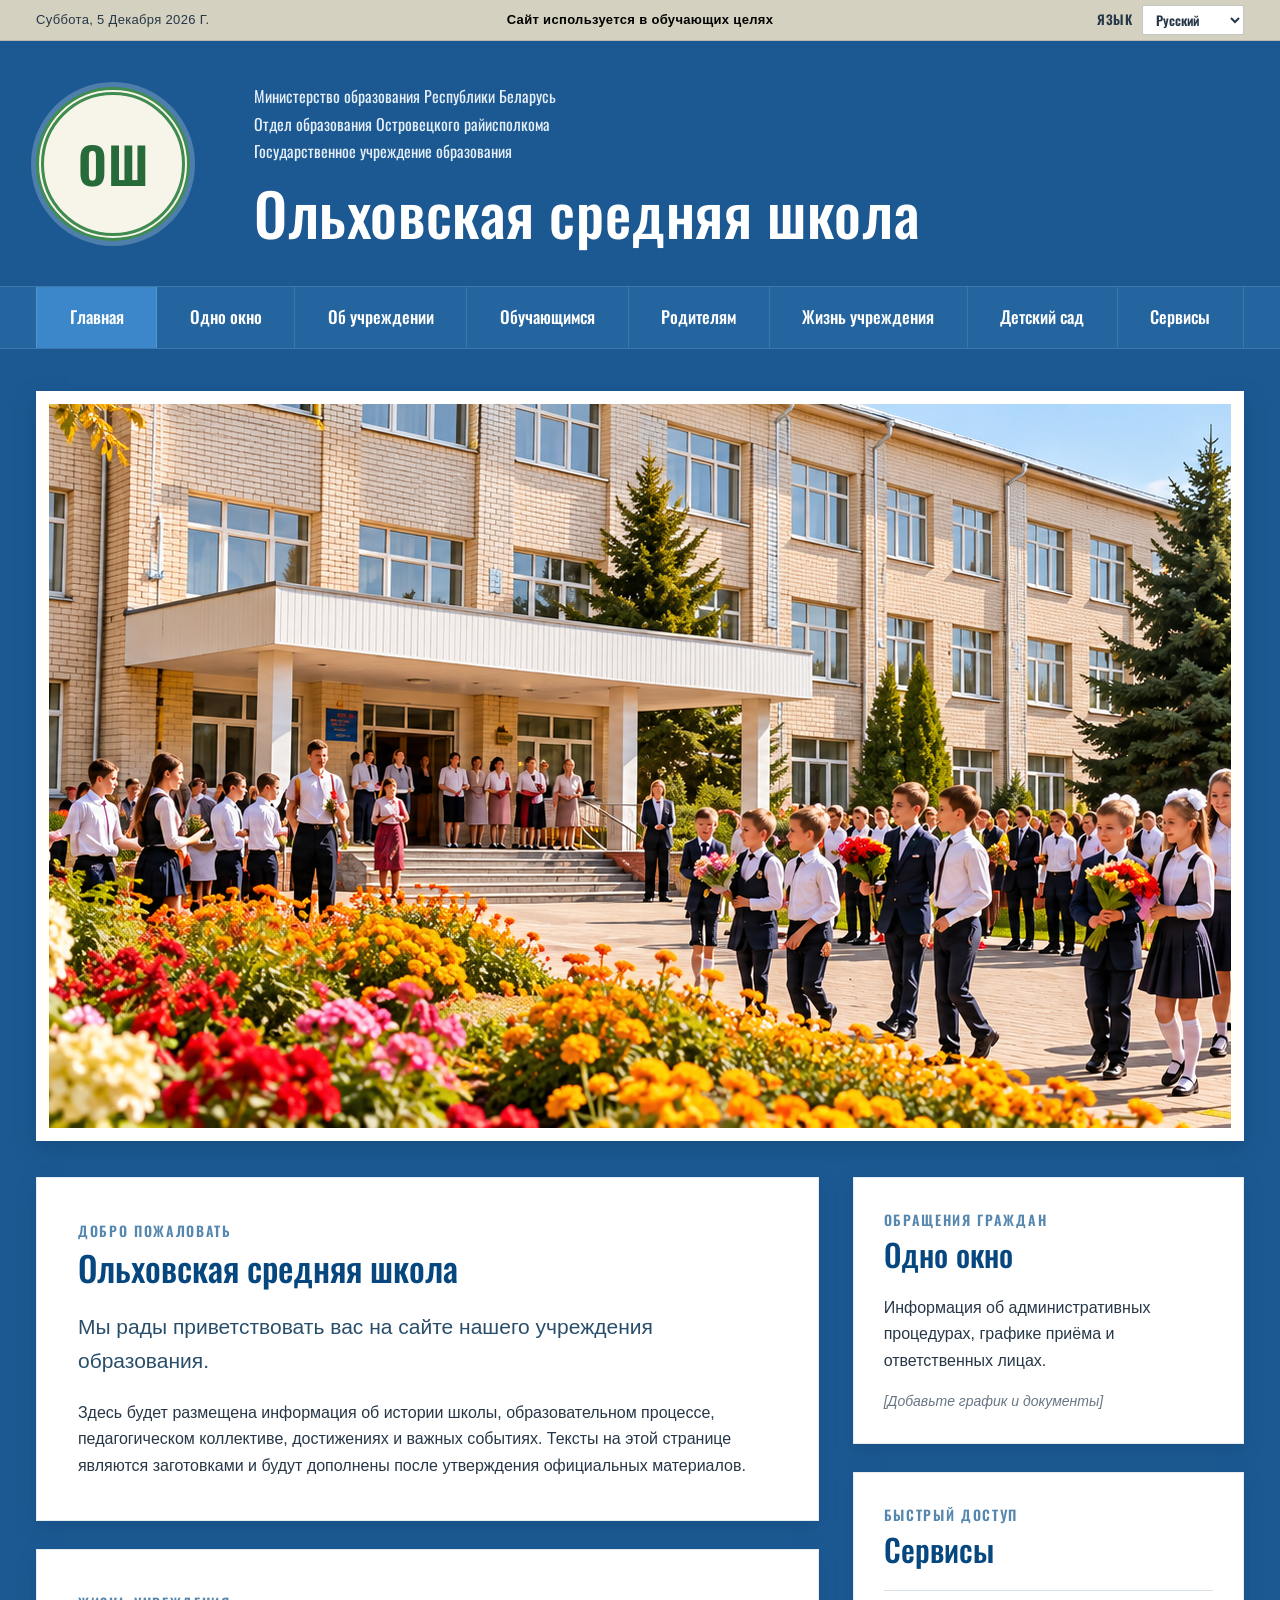
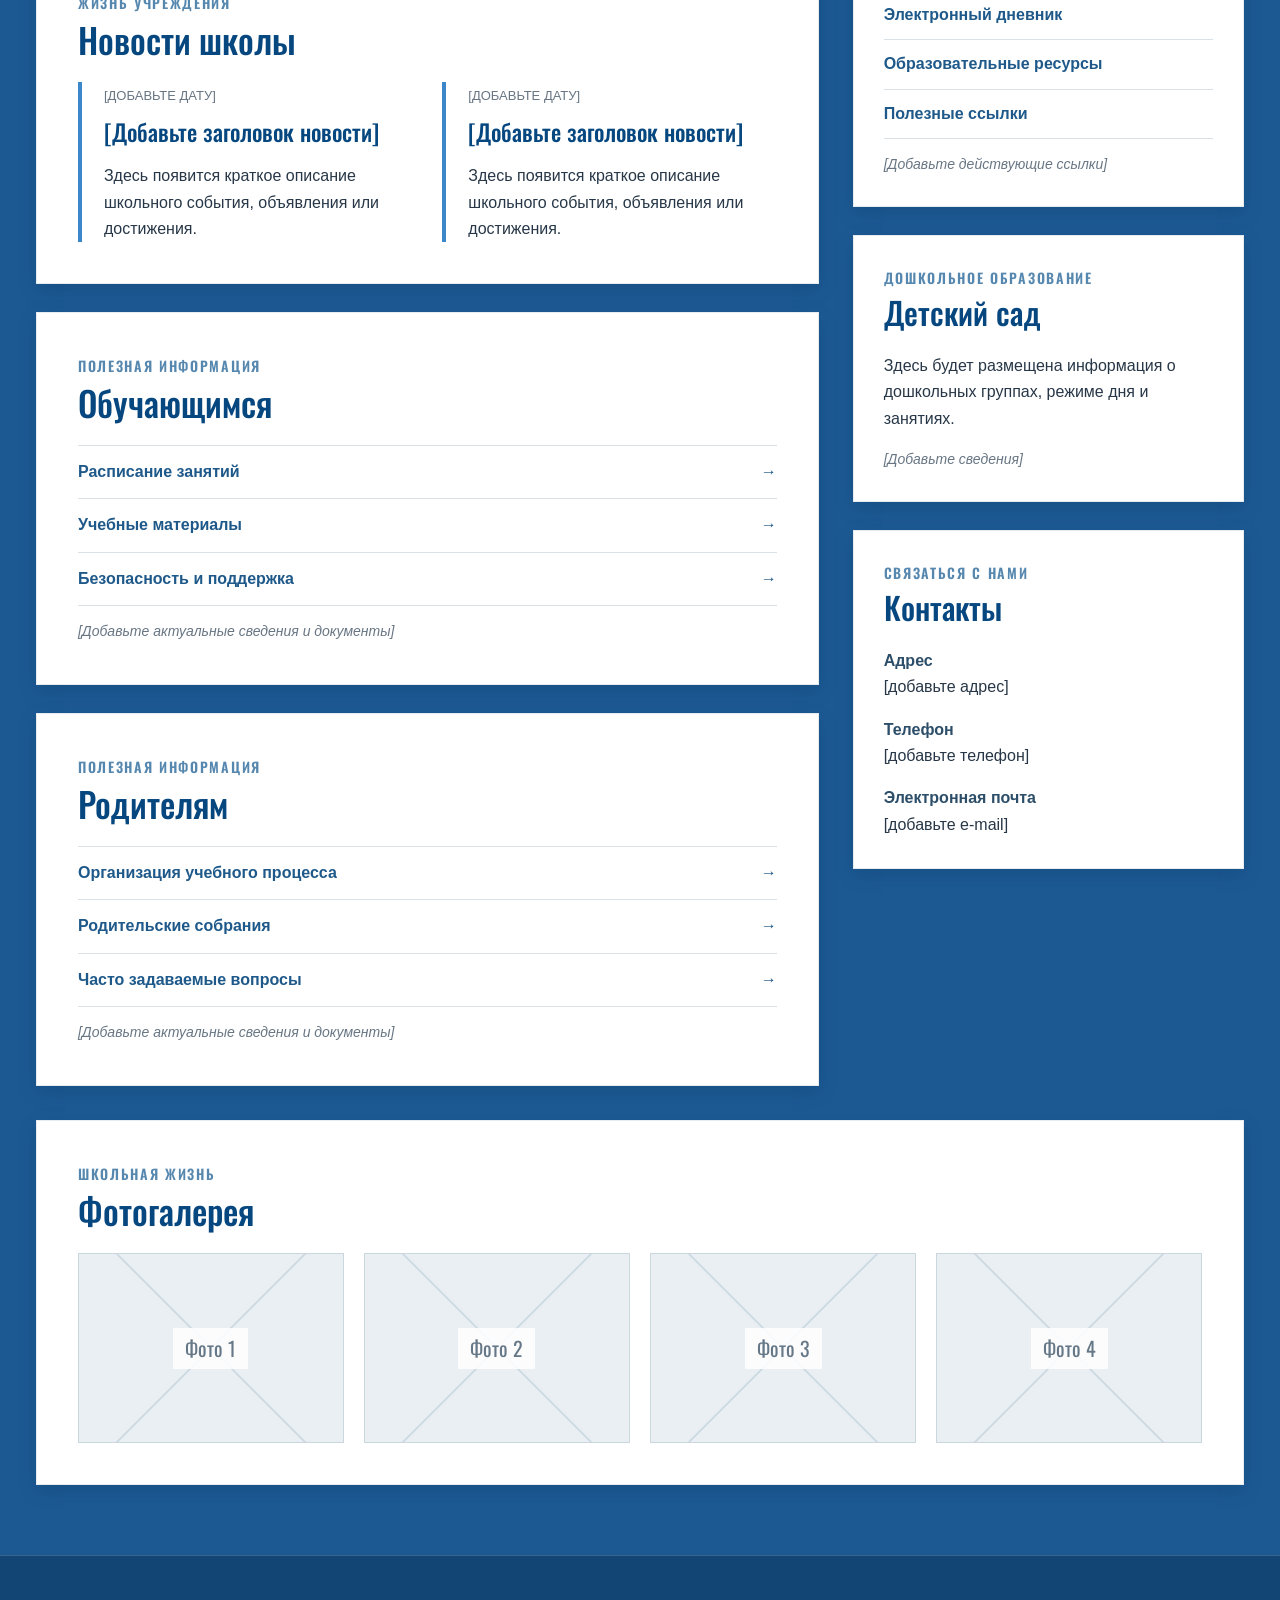
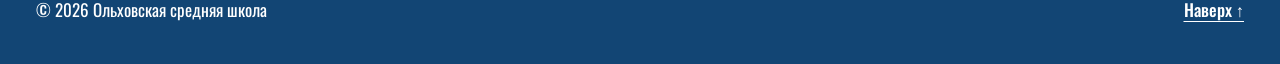
<file: index.html>
<!doctype html>
<html lang="ru">
<head>
  <meta charset="utf-8">
  <meta name="viewport" content="width=device-width, initial-scale=1">
  <meta name="description" content="Официальный сайт государственного учреждения образования «Ольховская средняя школа»">
  <title>Ольховская средняя школа</title>
  <link rel="preconnect" href="https://fonts.googleapis.com">
  <link rel="preconnect" href="https://fonts.gstatic.com" crossorigin>
  <link href="https://fonts.googleapis.com/css2?family=Oswald:wght@400;500;600&amp;display=swap" rel="stylesheet">
  <link rel="stylesheet" href="styles.css">
</head>
<body id="top">
  <div class="topbar">
    <div class="container topbar__inner">
      <time id="current-date" datetime="">Сегодня</time>
      <p class="training-notice">Сайт используется в обучающих целях</p>
      <label class="language-selector">
        <span class="language-selector__label">Язык</span>
        <select aria-label="Выберите язык" onchange="window.location.href=this.value">
          <option value="index.html" selected>Русский</option>
          <option value="index-en.html">English</option>
        </select>
      </label>
    </div>
  </div>

  <header class="site-header">
    <div class="container school-heading">
      <div class="emblem" aria-label="Эмблема Ольховской средней школы" role="img">
        <span>ОШ</span>
      </div>
      <div class="school-heading__text">
        <p>Министерство образования Республики Беларусь</p>
        <p>Отдел образования Островецкого райисполкома</p>
        <p>Государственное учреждение образования</p>
        <h1>Ольховская средняя школа</h1>
      </div>
    </div>

    <nav class="main-nav" aria-label="Основная навигация">
      <div class="container">
        <ul class="main-nav__list">
          <li><a class="is-active" href="index.html" aria-current="page">Главная</a></li>
          <li><a href="one-window.html">Одно окно</a></li>
          <li><a href="#about">Об учреждении</a></li>
          <li><a href="#students">Обучающимся</a></li>
          <li><a href="#parents">Родителям</a></li>
          <li><a href="#news">Жизнь учреждения</a></li>
          <li><a href="#kindergarten">Детский сад</a></li>
          <li><a href="#services">Сервисы</a></li>
        </ul>
      </div>
    </nav>
  </header>

  <main class="container page-content">
    <figure class="school-banner">
      <img src="images/school.png" alt="Школьное здание, ученики и педагоги на праздничной линейке" width="2172" height="724">
    </figure>

    <div class="content-grid">
      <div class="content-main">
        <section class="panel welcome" id="about">
          <p class="section-label">Добро пожаловать</p>
          <h2>Ольховская средняя школа</h2>
          <p class="lead">Мы рады приветствовать вас на сайте нашего учреждения образования.</p>
          <p>Здесь будет размещена информация об истории школы, образовательном процессе, педагогическом коллективе, достижениях и важных событиях. Тексты на этой странице являются заготовками и будут дополнены после утверждения официальных материалов.</p>
        </section>

        <section class="panel" id="news">
          <div class="section-heading">
            <div>
              <p class="section-label">Жизнь учреждения</p>
              <h2>Новости школы</h2>
            </div>
          </div>
          <div class="news-grid">
            <article class="news-card">
              <time datetime="">[добавьте дату]</time>
              <h3>[Добавьте заголовок новости]</h3>
              <p>Здесь появится краткое описание школьного события, объявления или достижения.</p>
            </article>
            <article class="news-card">
              <time datetime="">[добавьте дату]</time>
              <h3>[Добавьте заголовок новости]</h3>
              <p>Здесь появится краткое описание школьного события, объявления или достижения.</p>
            </article>
          </div>
        </section>

        <section class="panel info-section" id="students">
          <p class="section-label">Полезная информация</p>
          <h2>Обучающимся</h2>
          <div class="link-list">
            <a href="#students">Расписание занятий <span aria-hidden="true">→</span></a>
            <a href="#students">Учебные материалы <span aria-hidden="true">→</span></a>
            <a href="#students">Безопасность и поддержка <span aria-hidden="true">→</span></a>
          </div>
          <p class="placeholder-note">[Добавьте актуальные сведения и документы]</p>
        </section>

        <section class="panel info-section" id="parents">
          <p class="section-label">Полезная информация</p>
          <h2>Родителям</h2>
          <div class="link-list">
            <a href="#parents">Организация учебного процесса <span aria-hidden="true">→</span></a>
            <a href="#parents">Родительские собрания <span aria-hidden="true">→</span></a>
            <a href="#parents">Часто задаваемые вопросы <span aria-hidden="true">→</span></a>
          </div>
          <p class="placeholder-note">[Добавьте актуальные сведения и документы]</p>
        </section>
      </div>

      <aside class="content-sidebar" aria-label="Дополнительная информация">
        <section class="panel sidebar-panel" id="one-window">
          <p class="section-label">Обращения граждан</p>
          <h2>Одно окно</h2>
          <p>Информация об административных процедурах, графике приёма и ответственных лицах.</p>
          <p class="placeholder-note">[Добавьте график и документы]</p>
        </section>

        <section class="panel sidebar-panel" id="services">
          <p class="section-label">Быстрый доступ</p>
          <h2>Сервисы</h2>
          <ul class="sidebar-links">
            <li><a href="#services">Электронный дневник</a></li>
            <li><a href="#services">Образовательные ресурсы</a></li>
            <li><a href="#services">Полезные ссылки</a></li>
          </ul>
          <p class="placeholder-note">[Добавьте действующие ссылки]</p>
        </section>

        <section class="panel sidebar-panel" id="kindergarten">
          <p class="section-label">Дошкольное образование</p>
          <h2>Детский сад</h2>
          <p>Здесь будет размещена информация о дошкольных группах, режиме дня и занятиях.</p>
          <p class="placeholder-note">[Добавьте сведения]</p>
        </section>

        <section class="panel sidebar-panel contacts" id="contacts">
          <p class="section-label">Связаться с нами</p>
          <h2>Контакты</h2>
          <address>
            <p><strong>Адрес</strong><br>[добавьте адрес]</p>
            <p><strong>Телефон</strong><br>[добавьте телефон]</p>
            <p><strong>Электронная почта</strong><br>[добавьте e-mail]</p>
          </address>
        </section>
      </aside>
    </div>

    <section class="panel gallery" aria-labelledby="gallery-title">
      <p class="section-label">Школьная жизнь</p>
      <h2 id="gallery-title">Фотогалерея</h2>
      <div class="gallery-grid">
        <div class="gallery-placeholder"><span>Фото 1</span></div>
        <div class="gallery-placeholder"><span>Фото 2</span></div>
        <div class="gallery-placeholder"><span>Фото 3</span></div>
        <div class="gallery-placeholder"><span>Фото 4</span></div>
      </div>
    </section>
  </main>

  <footer class="site-footer">
    <div class="container site-footer__inner">
      <p>© <span id="current-year"></span> Ольховская средняя школа</p>
      <a href="#top">Наверх ↑</a>
    </div>
  </footer>

  <script>
    const today = new Date();
    const dateElement = document.querySelector('#current-date');
    dateElement.dateTime = today.toISOString().slice(0, 10);
    dateElement.textContent = today.toLocaleDateString('ru-RU', {
      weekday: 'long',
      day: 'numeric',
      month: 'long',
      year: 'numeric'
    });
    document.querySelector('#current-year').textContent = today.getFullYear();
  </script>
</body>
</html>
</file>
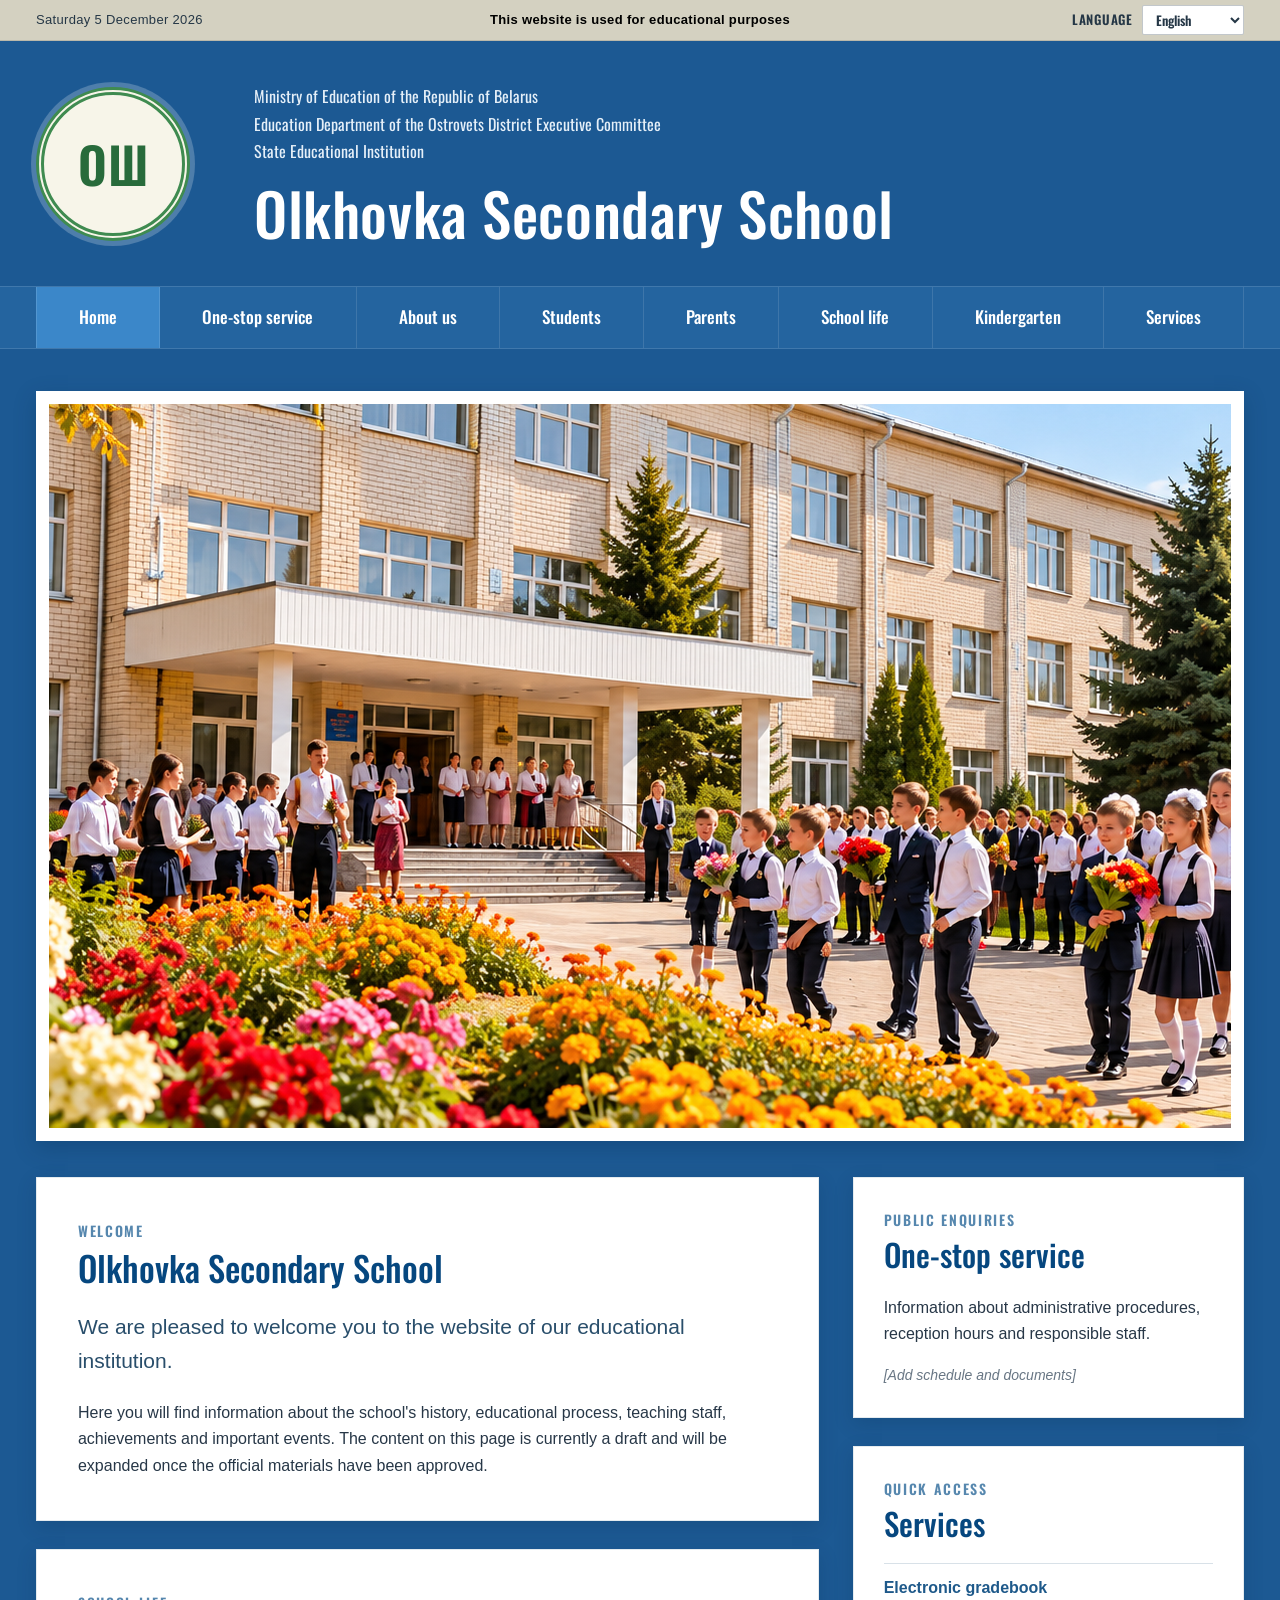
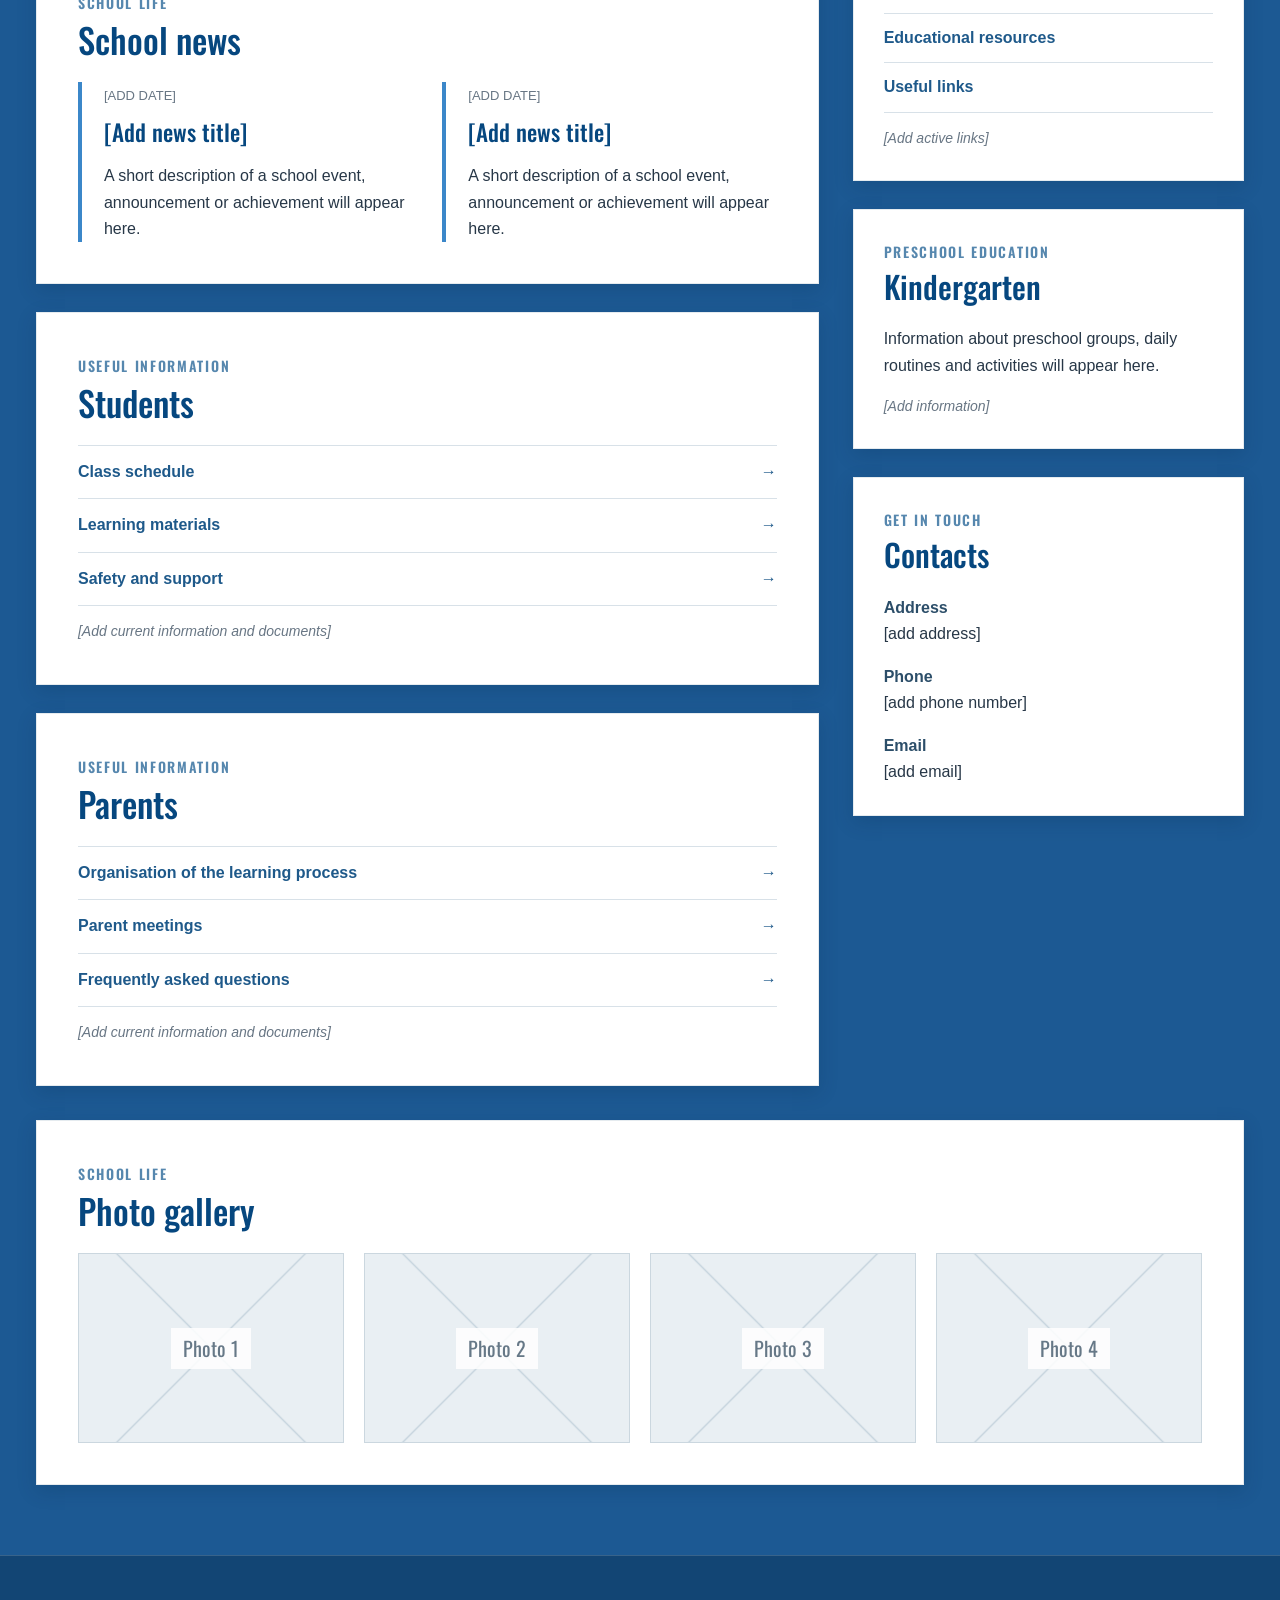
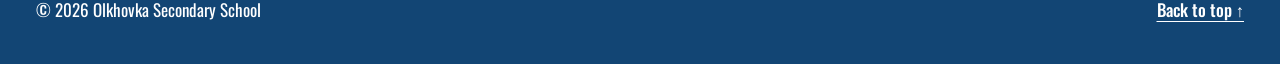
<file: index-en.html>
<!doctype html>
<html lang="en">
<head>
  <meta charset="utf-8">
  <meta name="viewport" content="width=device-width, initial-scale=1">
  <meta name="description" content="Official website of the Olkhovka Secondary School state educational institution">
  <title>Olkhovka Secondary School</title>
  <link rel="preconnect" href="https://fonts.googleapis.com">
  <link rel="preconnect" href="https://fonts.gstatic.com" crossorigin>
  <link href="https://fonts.googleapis.com/css2?family=Oswald:wght@400;500;600&amp;display=swap" rel="stylesheet">
  <link rel="stylesheet" href="styles.css">
</head>
<body id="top">
  <div class="topbar">
    <div class="container topbar__inner">
      <time id="current-date" datetime="">Today</time>
      <p class="training-notice">This website is used for educational purposes</p>
      <label class="language-selector">
        <span class="language-selector__label">Language</span>
        <select aria-label="Select language" onchange="window.location.href=this.value">
          <option value="index.html">Русский</option>
          <option value="index-en.html" selected>English</option>
        </select>
      </label>
    </div>
  </div>

  <header class="site-header">
    <div class="container school-heading">
      <div class="emblem" aria-label="Olkhovka Secondary School emblem" role="img"><span>ОШ</span></div>
      <div class="school-heading__text">
        <p>Ministry of Education of the Republic of Belarus</p>
        <p>Education Department of the Ostrovets District Executive Committee</p>
        <p>State Educational Institution</p>
        <h1>Olkhovka Secondary School</h1>
      </div>
    </div>
    <nav class="main-nav" aria-label="Main navigation">
      <div class="container"><ul class="main-nav__list">
        <li><a class="is-active" href="index-en.html" aria-current="page">Home</a></li>
        <li><a href="one-window-en.html">One-stop service</a></li>
        <li><a href="#about">About us</a></li>
        <li><a href="#students">Students</a></li>
        <li><a href="#parents">Parents</a></li>
        <li><a href="#news">School life</a></li>
        <li><a href="#kindergarten">Kindergarten</a></li>
        <li><a href="#services">Services</a></li>
      </ul></div>
    </nav>
  </header>

  <main class="container page-content">
    <figure class="school-banner"><img src="images/school.png" alt="The school building, students and teachers at a school ceremony" width="2172" height="724"></figure>
    <div class="content-grid">
      <div class="content-main">
        <section class="panel welcome" id="about">
          <p class="section-label">Welcome</p>
          <h2>Olkhovka Secondary School</h2>
          <p class="lead">We are pleased to welcome you to the website of our educational institution.</p>
          <p>Here you will find information about the school's history, educational process, teaching staff, achievements and important events. The content on this page is currently a draft and will be expanded once the official materials have been approved.</p>
        </section>
        <section class="panel" id="news">
          <div class="section-heading"><div><p class="section-label">School life</p><h2>School news</h2></div></div>
          <div class="news-grid">
            <article class="news-card"><time datetime="">[add date]</time><h3>[Add news title]</h3><p>A short description of a school event, announcement or achievement will appear here.</p></article>
            <article class="news-card"><time datetime="">[add date]</time><h3>[Add news title]</h3><p>A short description of a school event, announcement or achievement will appear here.</p></article>
          </div>
        </section>
        <section class="panel info-section" id="students">
          <p class="section-label">Useful information</p><h2>Students</h2>
          <div class="link-list"><a href="#students">Class schedule <span aria-hidden="true">→</span></a><a href="#students">Learning materials <span aria-hidden="true">→</span></a><a href="#students">Safety and support <span aria-hidden="true">→</span></a></div>
          <p class="placeholder-note">[Add current information and documents]</p>
        </section>
        <section class="panel info-section" id="parents">
          <p class="section-label">Useful information</p><h2>Parents</h2>
          <div class="link-list"><a href="#parents">Organisation of the learning process <span aria-hidden="true">→</span></a><a href="#parents">Parent meetings <span aria-hidden="true">→</span></a><a href="#parents">Frequently asked questions <span aria-hidden="true">→</span></a></div>
          <p class="placeholder-note">[Add current information and documents]</p>
        </section>
      </div>
      <aside class="content-sidebar" aria-label="Additional information">
        <section class="panel sidebar-panel" id="one-window"><p class="section-label">Public enquiries</p><h2>One-stop service</h2><p>Information about administrative procedures, reception hours and responsible staff.</p><p class="placeholder-note">[Add schedule and documents]</p></section>
        <section class="panel sidebar-panel" id="services"><p class="section-label">Quick access</p><h2>Services</h2><ul class="sidebar-links"><li><a href="#services">Electronic gradebook</a></li><li><a href="#services">Educational resources</a></li><li><a href="#services">Useful links</a></li></ul><p class="placeholder-note">[Add active links]</p></section>
        <section class="panel sidebar-panel" id="kindergarten"><p class="section-label">Preschool education</p><h2>Kindergarten</h2><p>Information about preschool groups, daily routines and activities will appear here.</p><p class="placeholder-note">[Add information]</p></section>
        <section class="panel sidebar-panel contacts" id="contacts"><p class="section-label">Get in touch</p><h2>Contacts</h2><address><p><strong>Address</strong><br>[add address]</p><p><strong>Phone</strong><br>[add phone number]</p><p><strong>Email</strong><br>[add email]</p></address></section>
      </aside>
    </div>
    <section class="panel gallery" aria-labelledby="gallery-title"><p class="section-label">School life</p><h2 id="gallery-title">Photo gallery</h2><div class="gallery-grid"><div class="gallery-placeholder"><span>Photo 1</span></div><div class="gallery-placeholder"><span>Photo 2</span></div><div class="gallery-placeholder"><span>Photo 3</span></div><div class="gallery-placeholder"><span>Photo 4</span></div></div></section>
  </main>
  <footer class="site-footer"><div class="container site-footer__inner"><p>© <span id="current-year"></span> Olkhovka Secondary School</p><a href="#top">Back to top ↑</a></div></footer>
  <script>
    const today = new Date();
    const dateElement = document.querySelector('#current-date');
    dateElement.dateTime = today.toISOString().slice(0, 10);
    dateElement.textContent = today.toLocaleDateString('en-GB', { weekday: 'long', day: 'numeric', month: 'long', year: 'numeric' });
    document.querySelector('#current-year').textContent = today.getFullYear();
  </script>
</body>
</html>
</file>
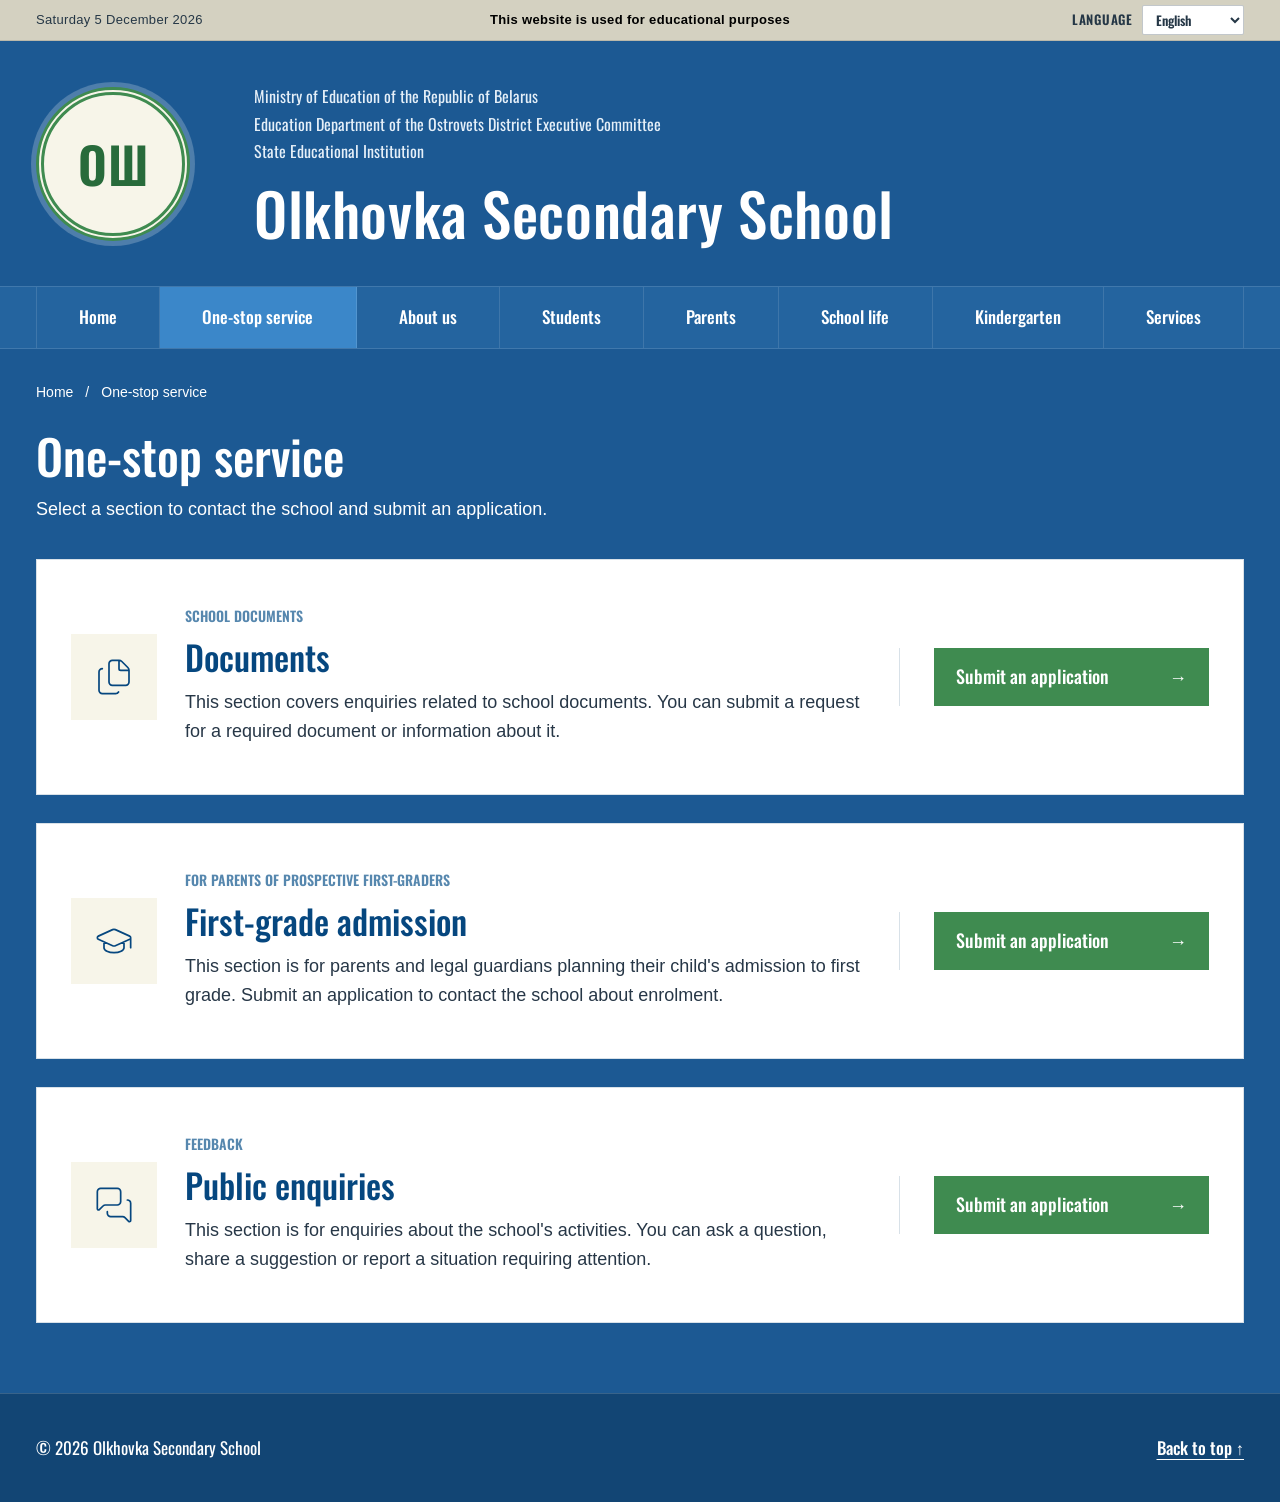
<file: one-window-en.html>
<!doctype html>
<html lang="en">
<head>
  <meta charset="utf-8">
  <meta name="viewport" content="width=device-width, initial-scale=1">
  <meta name="description" content="One-stop service — Olkhovka Secondary School">
  <title>One-stop service — Olkhovka Secondary School</title>
  <link rel="preconnect" href="https://fonts.googleapis.com">
  <link rel="preconnect" href="https://fonts.gstatic.com" crossorigin>
  <link href="https://fonts.googleapis.com/css2?family=Oswald:wght@400;500;600&amp;display=swap" rel="stylesheet">
  <link rel="stylesheet" href="styles.css">
</head>
<body id="top">
  <div class="topbar"><div class="container topbar__inner"><time id="current-date" datetime="">Today</time><p class="training-notice">This website is used for educational purposes</p><label class="language-selector"><span class="language-selector__label">Language</span><select aria-label="Select language" onchange="window.location.href=this.value"><option value="one-window.html">Русский</option><option value="one-window-en.html" selected>English</option></select></label></div></div>
  <header class="site-header">
    <div class="container school-heading"><div class="emblem" aria-label="Olkhovka Secondary School emblem" role="img"><span>ОШ</span></div><div class="school-heading__text"><p>Ministry of Education of the Republic of Belarus</p><p>Education Department of the Ostrovets District Executive Committee</p><p>State Educational Institution</p><h1>Olkhovka Secondary School</h1></div></div>
    <nav class="main-nav" aria-label="Main navigation"><div class="container"><ul class="main-nav__list"><li><a href="index-en.html">Home</a></li><li><a class="is-active" href="one-window-en.html" aria-current="page">One-stop service</a></li><li><a href="index-en.html#about">About us</a></li><li><a href="index-en.html#students">Students</a></li><li><a href="index-en.html#parents">Parents</a></li><li><a href="index-en.html#news">School life</a></li><li><a href="index-en.html#kindergarten">Kindergarten</a></li><li><a href="index-en.html#services">Services</a></li></ul></div></nav>
  </header>
  <main>
    <section class="container one-window-intro" aria-labelledby="page-title"><nav class="breadcrumbs" aria-label="Breadcrumbs"><a href="index-en.html">Home</a><span aria-hidden="true">/</span><span>One-stop service</span></nav><h2 id="page-title">One-stop service</h2><p>Select a section to contact the school and submit an application.</p></section>
    <section class="container service-list" aria-label="One-stop services">
      <article class="service-card" id="documents"><div class="service-card__icon" aria-hidden="true"><svg viewBox="0 0 40 40" fill="none"><path d="M25 3.332H18.333A3.333 3.333 0 0 0 15 6.666V25a3.333 3.333 0 0 0 3.333 3.334h13.334A3.333 3.333 0 0 0 35 25V13.333M25 3.332a4 4 0 0 1 2.843 1.177l5.98 5.98A4 4 0 0 1 35 13.333M25 3.332v8.334c0 .92.746 1.667 1.667 1.667H35M8.333 11.666A3.333 3.333 0 0 0 5 15v18.334a3.333 3.333 0 0 0 3.333 3.334h13.334a3.333 3.333 0 0 0 2.886-1.667" stroke="currentColor" stroke-width="1.7" stroke-linecap="round"/></svg></div><div><p class="service-card__label">School documents</p><h3>Documents</h3><p class="service-card__description">This section covers enquiries related to school documents. You can submit a request for a required document or information about it.</p></div><div class="service-card__action"><a class="service-card__button" href="#documents">Submit an application <span aria-hidden="true">→</span></a></div></article>
      <article class="service-card" id="first-grade"><div class="service-card__icon" aria-hidden="true"><svg viewBox="0 0 40 40" fill="none"><path d="M36.665 16.666v10.001M10 20.833v5.834c0 2.761 4.477 5.001 10 5.001s9.999-2.24 9.999-5v-5.834m5.699-2.63a1.667 1.667 0 0 0-.032-3.063L21.383 8.633a3.333 3.333 0 0 0-2.767 0L4.334 15.133a1.667 1.667 0 0 0 0 3.054l14.282 6.514a3.333 3.333 0 0 0 2.767 0l14.315-6.498Z" stroke="currentColor" stroke-width="1.7" stroke-linecap="round"/></svg></div><div><p class="service-card__label">For parents of prospective first-graders</p><h3>First-grade admission</h3><p class="service-card__description">This section is for parents and legal guardians planning their child's admission to first grade. Submit an application to contact the school about enrolment.</p></div><div class="service-card__action"><a class="service-card__button" href="#first-grade">Submit an application <span aria-hidden="true">→</span></a></div></article>
      <article class="service-card" id="appeals"><div class="service-card__icon" aria-hidden="true"><svg viewBox="0 0 40 40" fill="none"><path d="M33.334 15a3.333 3.333 0 0 1 3.334 3.333v17.144a1.184 1.184 0 0 1-2.02.837l-3.67-3.67a3.333 3.333 0 0 0-2.357-.977H16.666a3.333 3.333 0 0 1-3.333-3.334v-1.667m13.334-10a3.333 3.333 0 0 1-3.333 3.333H11.379a3.333 3.333 0 0 0-2.357.977l-3.67 3.67a1.184 1.184 0 0 1-2.02-.836V6.665a3.333 3.333 0 0 1 3.334-3.333h16.668a3.333 3.333 0 0 1 3.333 3.333v10Z" stroke="currentColor" stroke-width="1.7" stroke-linecap="round"/></svg></div><div><p class="service-card__label">Feedback</p><h3>Public enquiries</h3><p class="service-card__description">This section is for enquiries about the school's activities. You can ask a question, share a suggestion or report a situation requiring attention.</p></div><div class="service-card__action"><a class="service-card__button" href="#appeals">Submit an application <span aria-hidden="true">→</span></a></div></article>
    </section>
  </main>
  <footer class="site-footer"><div class="container site-footer__inner"><p>© <span id="current-year"></span> Olkhovka Secondary School</p><a href="#top">Back to top ↑</a></div></footer>
  <script>
    const today = new Date();
    const dateElement = document.querySelector('#current-date');
    dateElement.dateTime = today.toISOString().slice(0, 10);
    dateElement.textContent = today.toLocaleDateString('en-GB', { weekday: 'long', day: 'numeric', month: 'long', year: 'numeric' });
    document.querySelector('#current-year').textContent = today.getFullYear();
  </script>
</body>
</html>
</file>
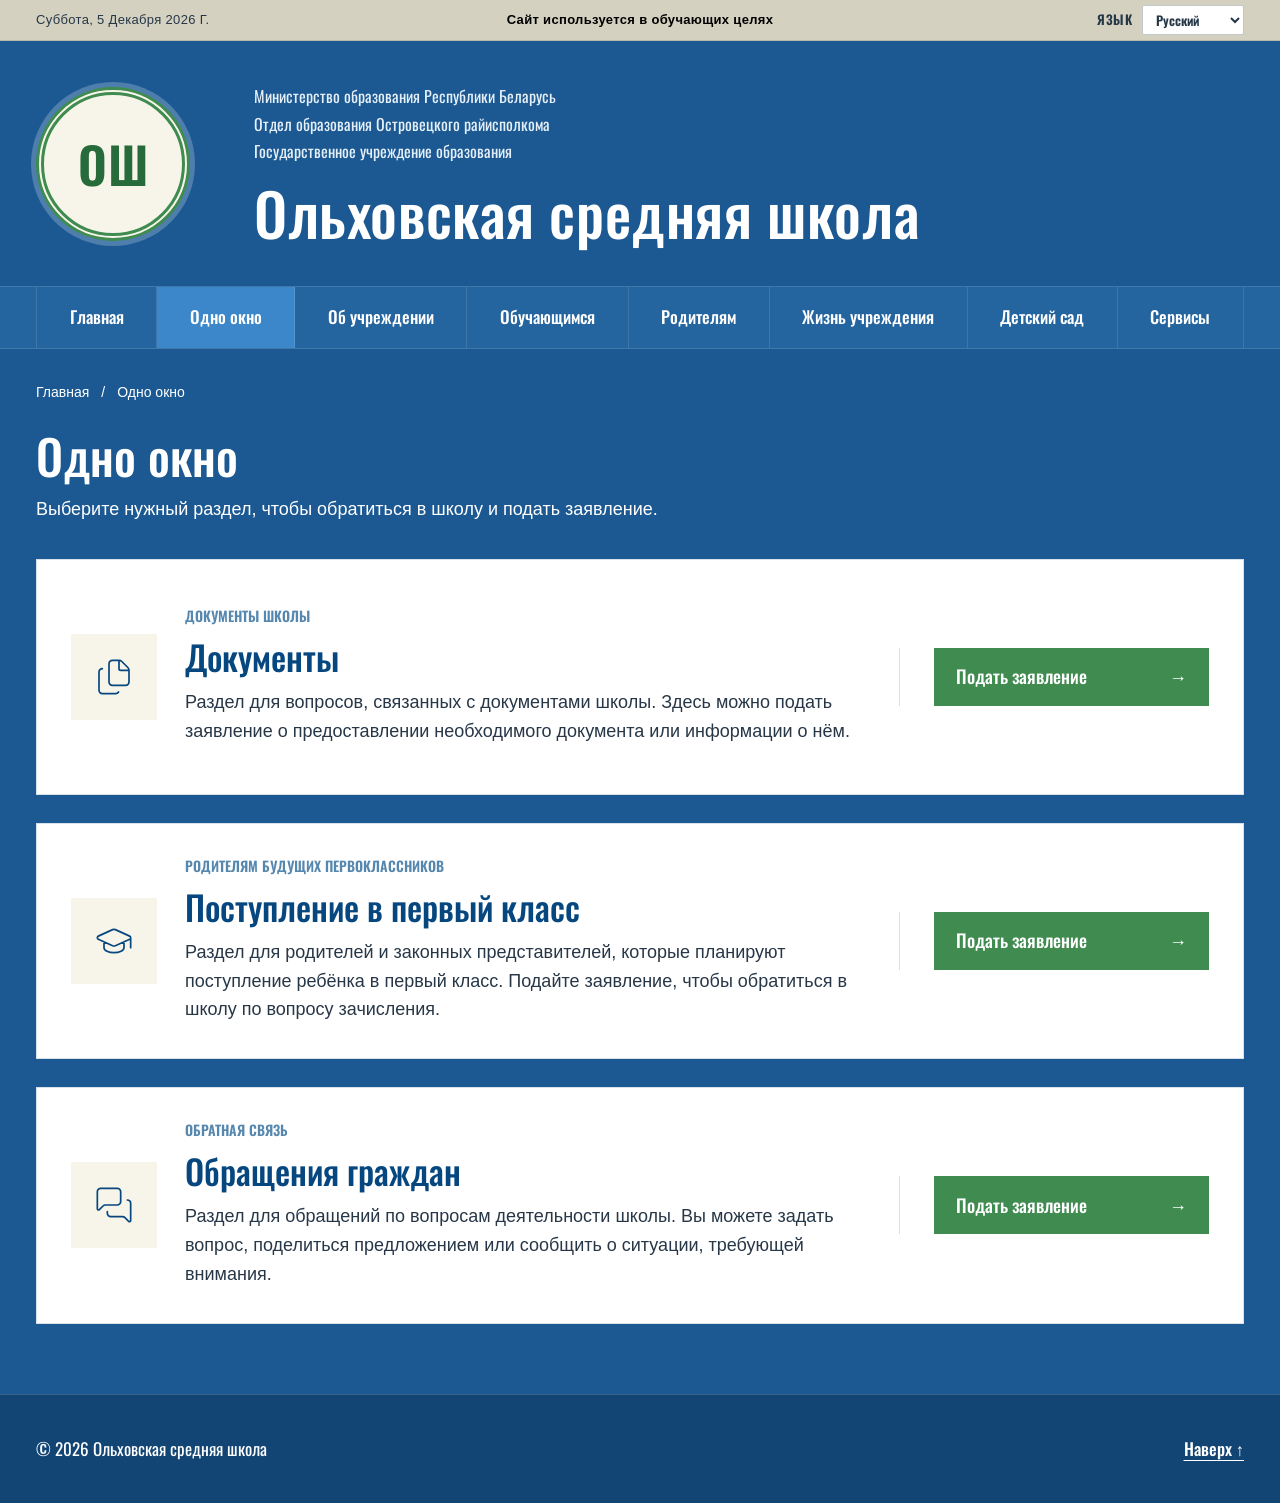
<file: one-window.html>
<!doctype html>
<html lang="ru">
<head>
  <meta charset="utf-8">
  <meta name="viewport" content="width=device-width, initial-scale=1">
  <meta name="description" content="Одно окно — Ольховская средняя школа">
  <title>Одно окно — Ольховская средняя школа</title>
  <link rel="preconnect" href="https://fonts.googleapis.com">
  <link rel="preconnect" href="https://fonts.gstatic.com" crossorigin>
  <link href="https://fonts.googleapis.com/css2?family=Oswald:wght@400;500;600&amp;display=swap" rel="stylesheet">
  <link rel="stylesheet" href="styles.css">
</head>
<body id="top">
  <div class="topbar"><div class="container topbar__inner"><time id="current-date" datetime="">Сегодня</time><p class="training-notice">Сайт используется в обучающих целях</p><label class="language-selector"><span class="language-selector__label">Язык</span><select aria-label="Выберите язык" onchange="window.location.href=this.value"><option value="one-window.html" selected>Русский</option><option value="one-window-en.html">English</option></select></label></div></div>
  <header class="site-header">
    <div class="container school-heading">
      <div class="emblem" aria-label="Эмблема Ольховской средней школы" role="img"><span>ОШ</span></div>
      <div class="school-heading__text"><p>Министерство образования Республики Беларусь</p><p>Отдел образования Островецкого райисполкома</p><p>Государственное учреждение образования</p><h1>Ольховская средняя школа</h1></div>
    </div>
    <nav class="main-nav" aria-label="Основная навигация"><div class="container"><ul class="main-nav__list">
      <li><a href="index.html">Главная</a></li><li><a class="is-active" href="one-window.html" aria-current="page">Одно окно</a></li><li><a href="index.html#about">Об учреждении</a></li><li><a href="index.html#students">Обучающимся</a></li><li><a href="index.html#parents">Родителям</a></li><li><a href="index.html#news">Жизнь учреждения</a></li><li><a href="index.html#kindergarten">Детский сад</a></li><li><a href="index.html#services">Сервисы</a></li>
    </ul></div></nav>
  </header>
  <main>
    <section class="container one-window-intro" aria-labelledby="page-title"><nav class="breadcrumbs" aria-label="Хлебные крошки"><a href="index.html">Главная</a><span aria-hidden="true">/</span><span>Одно окно</span></nav><h2 id="page-title">Одно окно</h2><p>Выберите нужный раздел, чтобы обратиться в школу и подать заявление.</p></section>
    <section class="container service-list" aria-label="Услуги одного окна">
      <article class="service-card" id="documents">
        <div class="service-card__icon" aria-hidden="true"><svg viewBox="0 0 40 40" fill="none"><path d="M25 3.332H18.333A3.333 3.333 0 0 0 15 6.666V25a3.333 3.333 0 0 0 3.333 3.334h13.334A3.333 3.333 0 0 0 35 25V13.333M25 3.332a4 4 0 0 1 2.843 1.177l5.98 5.98A4 4 0 0 1 35 13.333M25 3.332v8.334c0 .92.746 1.667 1.667 1.667H35M8.333 11.666A3.333 3.333 0 0 0 5 15v18.334a3.333 3.333 0 0 0 3.333 3.334h13.334a3.333 3.333 0 0 0 2.886-1.667" stroke="currentColor" stroke-width="1.7" stroke-linecap="round"/></svg></div>
        <div><p class="service-card__label">Документы школы</p><h3>Документы</h3><p class="service-card__description">Раздел для вопросов, связанных с документами школы. Здесь можно подать заявление о предоставлении необходимого документа или информации о нём.</p></div>
        <div class="service-card__action"><a class="service-card__button" href="#documents">Подать заявление <span aria-hidden="true">→</span></a></div>
      </article>
      <article class="service-card" id="first-grade">
        <div class="service-card__icon" aria-hidden="true"><svg viewBox="0 0 40 40" fill="none"><path d="M36.665 16.666v10.001M10 20.833v5.834c0 2.761 4.477 5.001 10 5.001s9.999-2.24 9.999-5v-5.834m5.699-2.63a1.667 1.667 0 0 0-.032-3.063L21.383 8.633a3.333 3.333 0 0 0-2.767 0L4.334 15.133a1.667 1.667 0 0 0 0 3.054l14.282 6.514a3.333 3.333 0 0 0 2.767 0l14.315-6.498Z" stroke="currentColor" stroke-width="1.7" stroke-linecap="round"/></svg></div>
        <div><p class="service-card__label">Родителям будущих первоклассников</p><h3>Поступление в первый класс</h3><p class="service-card__description">Раздел для родителей и законных представителей, которые планируют поступление ребёнка в первый класс. Подайте заявление, чтобы обратиться в школу по вопросу зачисления.</p></div>
        <div class="service-card__action"><a class="service-card__button" href="#first-grade">Подать заявление <span aria-hidden="true">→</span></a></div>
      </article>
      <article class="service-card" id="appeals">
        <div class="service-card__icon" aria-hidden="true"><svg viewBox="0 0 40 40" fill="none"><path d="M33.334 15a3.333 3.333 0 0 1 3.334 3.333v17.144a1.184 1.184 0 0 1-2.02.837l-3.67-3.67a3.333 3.333 0 0 0-2.357-.977H16.666a3.333 3.333 0 0 1-3.333-3.334v-1.667m13.334-10a3.333 3.333 0 0 1-3.333 3.333H11.379a3.333 3.333 0 0 0-2.357.977l-3.67 3.67a1.184 1.184 0 0 1-2.02-.836V6.665a3.333 3.333 0 0 1 3.334-3.333h16.668a3.333 3.333 0 0 1 3.333 3.333v10Z" stroke="currentColor" stroke-width="1.7" stroke-linecap="round"/></svg></div>
        <div><p class="service-card__label">Обратная связь</p><h3>Обращения граждан</h3><p class="service-card__description">Раздел для обращений по вопросам деятельности школы. Вы можете задать вопрос, поделиться предложением или сообщить о ситуации, требующей внимания.</p></div>
        <div class="service-card__action"><a class="service-card__button" href="#appeals">Подать заявление <span aria-hidden="true">→</span></a></div>
      </article>
    </section>
  </main>
  <footer class="site-footer"><div class="container site-footer__inner"><p>© <span id="current-year"></span> Ольховская средняя школа</p><a href="#top">Наверх ↑</a></div></footer>
  <script>
    const today = new Date();
    const dateElement = document.querySelector('#current-date');
    dateElement.dateTime = today.toISOString().slice(0, 10);
    dateElement.textContent = today.toLocaleDateString('ru-RU', { weekday: 'long', day: 'numeric', month: 'long', year: 'numeric' });
    document.querySelector('#current-year').textContent = today.getFullYear();
  </script>
</body>
</html>
</file>
<file: styles.css>
:root {
  --page-blue: #1c5993;
  --menu-blue: #24649f;
  --active-blue: #3b87c9;
  --topbar: #d4d1c1;
  --heading: #06477f;
  --text: #273747;
  --muted: #687684;
  --line: #d8e1e8;
  --white: #fff;
  --content-width: 1462px;
  --heading-font: 'Oswald', 'Arial Narrow', Arial, sans-serif;
}

*,
*::before,
*::after {
  box-sizing: border-box;
}

html {
  scroll-behavior: smooth;
  scroll-padding-top: 24px;
}

body {
  margin: 0;
  color: var(--text);
  background: var(--page-blue);
  font: 16px/1.65 Arial, Helvetica, sans-serif;
}

a {
  color: inherit;
}

img {
  display: block;
  max-width: 100%;
}

.container {
  width: min(var(--content-width), calc(100% - 72px));
  margin-inline: auto;
}

.topbar {
  color: #253746;
  background: var(--topbar);
  border-bottom: 1px solid rgb(0 0 0 / 12%);
}

.topbar__inner {
  display: grid;
  grid-template-columns: minmax(0, 1fr) auto minmax(0, 1fr);
  min-height: 40px;
  align-items: center;
  font-size: 13px;
  letter-spacing: .025em;
  text-transform: capitalize;
}

.training-notice {
  margin: 0;
  color: #000;
  font-weight: 700;
  text-align: center;
  text-transform: none;
}

.language-selector {
  display: flex;
  align-items: center;
  justify-self: end;
  gap: 9px;
  font-family: var(--heading-font);
  font-weight: 600;
}

.language-selector__label {
  letter-spacing: .06em;
  text-transform: uppercase;
}

.language-selector select {
  min-height: 30px;
  padding: 3px 28px 3px 9px;
  color: #253746;
  background: #fff;
  border: 1px solid rgb(37 55 70 / 28%);
  border-radius: 2px;
  font: inherit;
  cursor: pointer;
}

.language-selector select:focus-visible {
  outline: 3px solid rgb(59 135 201 / 45%);
  outline-offset: 2px;
}

.site-header {
  color: var(--white);
}

.school-heading {
  display: flex;
  min-height: 245px;
  align-items: center;
  gap: clamp(32px, 5vw, 82px);
  padding-block: 34px;
}

.emblem {
  display: grid;
  width: 154px;
  aspect-ratio: 1;
  flex: 0 0 154px;
  place-items: center;
  color: #286b3b;
  background: #f7f5e9;
  border: 8px double #3f8b50;
  border-radius: 50%;
  box-shadow: 0 0 0 5px rgb(255 255 255 / 22%);
  font-family: var(--heading-font);
  font-size: 50px;
  font-weight: 600;
  letter-spacing: .02em;
}

.school-heading__text {
  font-family: var(--heading-font);
}

.school-heading__text p {
  margin: 1px 0;
  color: #e5eff8;
  font-size: clamp(15px, 1.25vw, 19px);
  font-weight: 400;
}

.school-heading h1 {
  margin: 17px 0 0;
  font-size: clamp(38px, 4.6vw, 70px);
  font-weight: 500;
  letter-spacing: .01em;
  line-height: 1.08;
}

.main-nav {
  background: var(--menu-blue);
  border-block: 1px solid rgb(255 255 255 / 13%);
}

.main-nav__list {
  display: flex;
  margin: 0;
  padding: 0;
  list-style: none;
}

.main-nav__list li {
  flex: 1 1 auto;
}

.main-nav__list a {
  display: flex;
  min-height: 61px;
  align-items: center;
  justify-content: center;
  padding: 10px 18px;
  border-right: 1px solid rgb(255 255 255 / 12%);
  font-family: var(--heading-font);
  font-size: 17px;
  font-weight: 500;
  line-height: 1.2;
  text-align: center;
  text-decoration: none;
  transition: background-color 160ms ease;
}

.main-nav__list li:first-child a {
  border-left: 1px solid rgb(255 255 255 / 12%);
}

.main-nav__list a:hover,
.main-nav__list a:focus-visible,
.main-nav__list a.is-active {
  background: var(--active-blue);
}

.page-content {
  padding-block: 42px 70px;
}

.school-banner {
  margin: 0 0 36px;
  padding: 12px;
  background: var(--white);
  border: 1px solid rgb(255 255 255 / 52%);
  box-shadow: 0 7px 20px rgb(3 39 73 / 25%);
}

.school-banner img {
  width: 100%;
  aspect-ratio: 3 / 1;
  object-fit: cover;
}

.content-grid {
  display: grid;
  grid-template-columns: minmax(0, 2fr) minmax(300px, 1fr);
  gap: 34px;
  align-items: start;
}

.content-main,
.content-sidebar {
  display: grid;
  gap: 28px;
}

.panel {
  padding: clamp(26px, 3.2vw, 46px);
  background: var(--white);
  border: 1px solid rgb(7 58 99 / 10%);
  box-shadow: 0 6px 18px rgb(3 39 73 / 18%);
}

.panel h2,
.panel h3,
.section-label {
  font-family: var(--heading-font);
}

.panel h2 {
  margin: 0 0 22px;
  color: var(--heading);
  font-size: clamp(29px, 2.7vw, 41px);
  font-weight: 500;
  line-height: 1.15;
}

.panel h3 {
  margin: 10px 0 8px;
  color: var(--heading);
  font-size: 23px;
  font-weight: 500;
  line-height: 1.25;
}

.panel p:last-child {
  margin-bottom: 0;
}

.section-label {
  margin: 0 0 6px;
  color: #5687ae;
  font-size: 14px;
  font-weight: 600;
  letter-spacing: .12em;
  text-transform: uppercase;
}

.lead {
  color: #294e6b;
  font-size: 21px;
}

.news-grid {
  display: grid;
  grid-template-columns: repeat(2, minmax(0, 1fr));
  gap: 30px;
}

.news-card {
  padding-left: 22px;
  border-left: 4px solid var(--active-blue);
}

.news-card time {
  color: var(--muted);
  font-size: 13px;
  text-transform: uppercase;
}

.link-list {
  border-top: 1px solid var(--line);
}

.link-list a {
  display: flex;
  align-items: center;
  justify-content: space-between;
  gap: 16px;
  padding: 13px 0;
  color: #1e598a;
  border-bottom: 1px solid var(--line);
  font-weight: 700;
  text-decoration: none;
}

.link-list a:hover,
.link-list a:focus-visible,
.sidebar-links a:hover,
.sidebar-links a:focus-visible {
  color: var(--active-blue);
  text-decoration: underline;
}

.sidebar-panel {
  padding: 30px;
}

.sidebar-panel h2 {
  font-size: 31px;
}

.sidebar-links {
  margin: 0;
  padding: 0;
  list-style: none;
}

.sidebar-links li {
  border-top: 1px solid var(--line);
}

.sidebar-links li:last-child {
  border-bottom: 1px solid var(--line);
}

.sidebar-links a {
  display: block;
  padding: 11px 0;
  color: #1e598a;
  font-weight: 700;
  text-decoration: none;
}

.placeholder-note {
  color: var(--muted);
  font-size: 14px;
  font-style: italic;
}

.contacts address {
  font-style: normal;
}

.contacts strong {
  color: #2c4e69;
}

.gallery {
  margin-top: 34px;
}

.gallery-grid {
  display: grid;
  grid-template-columns: repeat(4, minmax(0, 1fr));
  gap: 20px;
}

.gallery-placeholder {
  display: grid;
  min-height: 190px;
  place-items: center;
  color: #667887;
  background:
    linear-gradient(135deg, transparent 49.5%, #c9d6df 50%, transparent 50.5%),
    linear-gradient(45deg, transparent 49.5%, #c9d6df 50%, transparent 50.5%),
    #e9eff3;
  border: 1px solid #cbd7df;
  font-family: var(--heading-font);
  font-size: 20px;
}

.gallery-placeholder span {
  padding: 4px 12px;
  background: rgb(255 255 255 / 85%);
}

.site-footer {
  color: var(--white);
  background: #124574;
  border-top: 1px solid rgb(255 255 255 / 16%);
}

.site-footer__inner {
  display: flex;
  min-height: 108px;
  align-items: center;
  justify-content: space-between;
  gap: 24px;
  font-family: var(--heading-font);
  font-size: 17px;
}

.site-footer a {
  font-weight: 500;
  text-underline-offset: 4px;
}

/* Страница «Одно окно» */
.one-window-intro { padding-block: 32px 34px; color: var(--white); }
.breadcrumbs { display: flex; gap: 12px; margin-bottom: 24px; font-size: 14px; }
.breadcrumbs a { text-decoration: none; }
.breadcrumbs a:hover { text-decoration: underline; }
.one-window-intro h2 { margin: 0 0 12px; font-family: var(--heading-font); font-size: 48px; font-weight: 500; line-height: 1.15; }
.one-window-intro p { margin: 0; font-size: 18px; }
.service-list { display: grid; gap: 28px; padding-bottom: 70px; }
.service-card { display: grid; grid-template-columns: 86px minmax(0, 1fr) 310px; gap: 28px; min-height: 236px; align-items: center; padding: 34px; background: var(--white); border: 1px solid var(--line); }
.service-card__icon { display: grid; width: 86px; height: 86px; place-items: center; color: var(--heading); background: #f7f5e9; }
.service-card__icon svg { width: 40px; height: 40px; }
.service-card__label { margin: 0 0 12px; color: #5687ae; font-family: var(--heading-font); font-size: 14px; font-weight: 600; line-height: 1.2; text-transform: uppercase; }
.service-card h3 { margin: 0 0 12px; color: var(--heading); font-family: var(--heading-font); font-size: 34px; font-weight: 500; line-height: 1.15; }
.service-card__description { margin: 0; font-size: 18px; line-height: 1.6; }
.service-card__action { padding-left: 34px; border-left: 1px solid var(--line); }
.service-card__button { display: flex; min-height: 58px; align-items: center; justify-content: space-between; gap: 18px; padding: 12px 22px; color: var(--white); background: #3f8b50; font-family: var(--heading-font); font-size: 18px; font-weight: 500; text-decoration: none; }
.service-card__button:hover, .service-card__button:focus-visible { background: #327442; }
.service-card__button svg { width: 20px; height: 20px; flex: 0 0 auto; }

@media (max-width: 1040px) {
  .container {
    width: min(100% - 44px, var(--content-width));
  }

  .main-nav__list {
    flex-wrap: wrap;
  }

  .main-nav__list li {
    flex: 1 1 25%;
  }

  .content-grid {
    grid-template-columns: minmax(0, 1.8fr) minmax(260px, 1fr);
  }

  .gallery-grid {
    grid-template-columns: repeat(2, minmax(0, 1fr));
  }

  .service-card { grid-template-columns: 72px minmax(0, 1fr); }
  .service-card__icon { width: 72px; height: 72px; }
  .service-card__action { grid-column: 2; width: min(310px, 100%); padding-left: 0; border-left: 0; }
}

@media (max-width: 760px) {
  .container {
    width: min(100% - 28px, var(--content-width));
  }

  .topbar__inner {
    grid-template-columns: 1fr auto;
    gap: 8px 16px;
    padding-block: 7px;
  }

  .training-notice {
    grid-column: 1 / -1;
    grid-row: 2;
  }

  .school-heading {
    min-height: auto;
    align-items: flex-start;
    flex-direction: column;
    gap: 22px;
    padding-block: 28px 32px;
  }

  .emblem {
    width: 104px;
    flex-basis: 104px;
    border-width: 6px;
    font-size: 35px;
  }

  .school-heading__text p {
    font-size: 14px;
    line-height: 1.4;
  }

  .school-heading h1 {
    margin-top: 13px;
    font-size: clamp(34px, 10vw, 48px);
  }

  .main-nav__list li {
    flex-basis: 50%;
  }

  .main-nav__list a {
    min-height: 52px;
    padding-inline: 8px;
    font-size: 15px;
  }

  .page-content {
    padding-block: 24px 42px;
  }

  .school-banner {
    margin-bottom: 24px;
    padding: 7px;
  }

  .school-banner img {
    min-height: 210px;
  }

  .content-grid {
    grid-template-columns: 1fr;
    gap: 24px;
  }

  .content-main,
  .content-sidebar {
    gap: 24px;
  }

  .panel,
  .sidebar-panel {
    padding: 25px 22px;
  }

  .news-grid {
    grid-template-columns: 1fr;
  }

  .gallery {
    margin-top: 24px;
  }

  .gallery-grid {
    gap: 12px;
  }

  .gallery-placeholder {
    min-height: 125px;
  }

  .site-footer__inner {
    align-items: flex-start;
    flex-direction: column;
    justify-content: center;
    padding-block: 26px;
  }

  .site-footer__inner p {
    margin: 0;
  }

  .one-window-intro { padding-block: 24px 28px; }
  .one-window-intro h2 { font-size: 38px; }
  .one-window-intro p { font-size: 16px; }
  .service-list { gap: 20px; padding-bottom: 42px; }
  .service-card { grid-template-columns: 1fr; gap: 20px; min-height: 0; padding: 24px 22px; }
  .service-card__action { grid-column: auto; width: 100%; }
  .service-card h3 { font-size: 29px; }
  .service-card__description { font-size: 16px; }
}

@media (max-width: 380px) {
  .main-nav__list li {
    flex-basis: 100%;
  }
}

@media (prefers-reduced-motion: reduce) {
  html {
    scroll-behavior: auto;
  }
}
</file>
